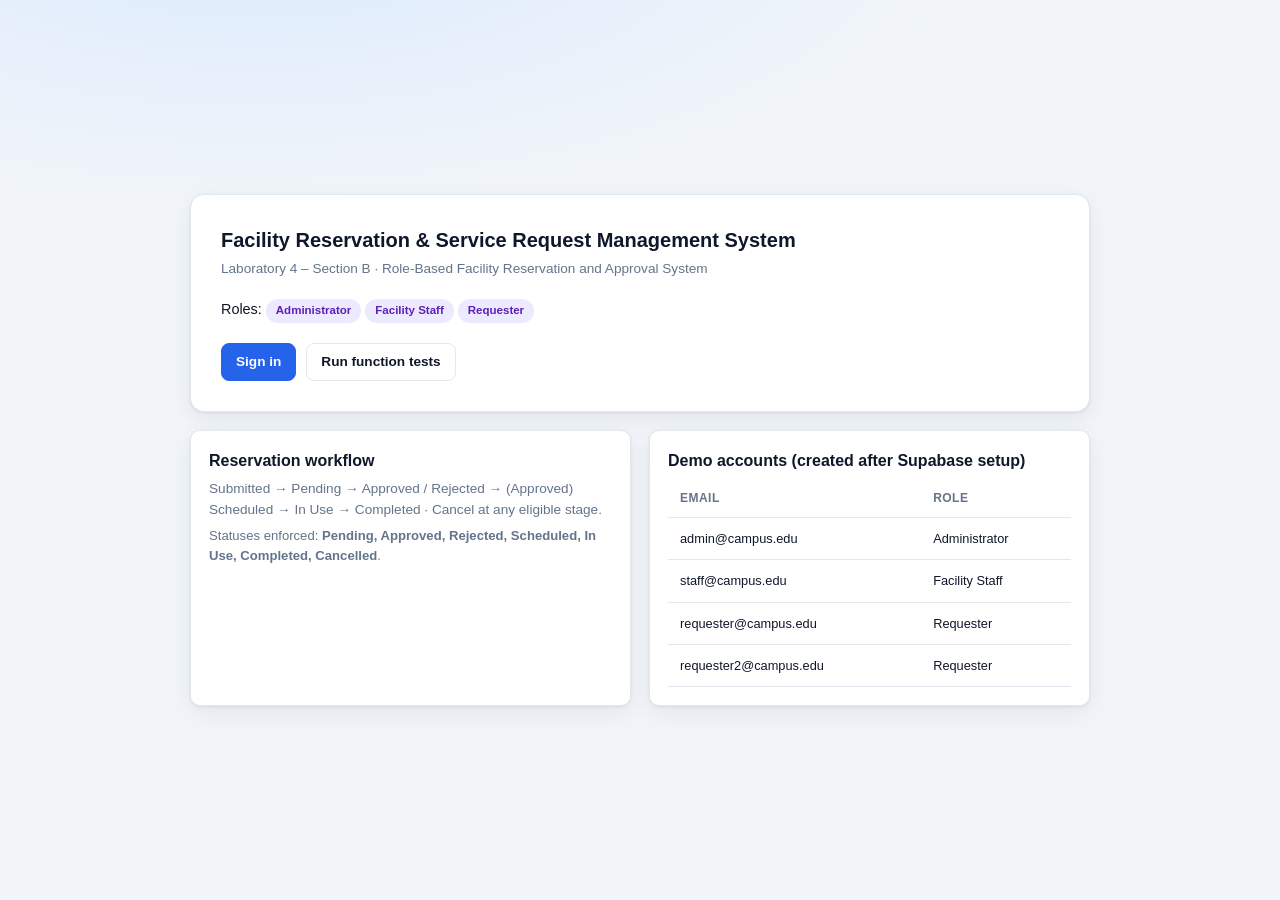
<file: index.html>
<!DOCTYPE html>
<html lang="en">
<head>
  <meta charset="UTF-8" />
  <meta name="viewport" content="width=device-width, initial-scale=1.0" />
  <title>Facility Reservation System | Portal</title>
  <link rel="stylesheet" href="assets/css/styles.css" />
</head>
<body>
  <div class="center-panel">
    <div style="max-width: 900px; width: 100%">
      <div class="panel" style="max-width:100%; margin-bottom:18px">
        <h1>Facility Reservation &amp; Service Request Management System</h1>
        <p class="sub">Laboratory 4 &ndash; Section B &middot; Role-Based Facility Reservation and Approval System</p>
        <p style="font-size:.9rem">
          Roles: <span class="badge badge-role">Administrator</span>
          <span class="badge badge-role">Facility Staff</span>
          <span class="badge badge-role">Requester</span>
        </p>
        <div style="display:flex; gap:10px; margin-top:20px; flex-wrap:wrap">
          <a class="btn btn-primary" href="login.html">Sign in</a>
          <a class="btn" href="tests.html">Run function tests</a>
        </div>
      </div>

      <div class="grid cols-2">
        <div class="card">
          <h3>Reservation workflow</h3>
          <p class="muted" style="font-size:.85rem">
            Submitted &rarr; Pending &rarr; Approved / Rejected &rarr; (Approved) Scheduled &rarr;
            In Use &rarr; Completed &middot; Cancel at any eligible stage.
          </p>
          <p class="muted" style="font-size:.82rem; margin-top:6px">
            Statuses enforced: <strong>Pending, Approved, Rejected, Scheduled, In Use, Completed, Cancelled</strong>.
          </p>
        </div>
        <div class="card">
          <h3>Demo accounts (created after Supabase setup)</h3>
          <table class="table" style="font-size:.8rem">
            <tr><th>Email</th><th>Role</th></tr>
            <tr><td>admin@campus.edu</td><td>Administrator</td></tr>
            <tr><td>staff@campus.edu</td><td>Facility Staff</td></tr>
            <tr><td>requester@campus.edu</td><td>Requester</td></tr>
            <tr><td>requester2@campus.edu</td><td>Requester</td></tr>
          </table>
        </div>
      </div>
    </div>
  </div>
</body>
</html>
</file>
<file: assets/css/styles.css>
/* ==========================================================================
   Facility Reservation & Service Request Management System
   ========================================================================== */

* { box-sizing: border-box; margin: 0; padding: 0; }

:root {
  --primary: #2563eb;
  --primary-dark: #1e40af;
  --ink: #0f172a;
  --muted: #64748b;
  --line: #e2e8f0;
  --bg: #f1f5f9;
  --card: #ffffff;
  --danger: #dc2626;
  --ok: #16a34a;
  --warn: #d97706;
  --info: #0284c7;
  --radius: 10px;
  --shadow: 0 1px 3px rgba(15, 23, 42, .08), 0 8px 24px rgba(15, 23, 42, .06);
}

html, body { height: 100%; }

body {
  font-family: -apple-system, BlinkMacSystemFont, "Segoe UI", Roboto, "Helvetica Neue", Arial, sans-serif;
  color: var(--ink);
  background: radial-gradient(1200px 500px at 20% -10%, #dbeafe 0, transparent 60%), var(--bg);
  line-height: 1.5;
}

a { color: var(--primary); text-decoration: none; }
a:hover { text-decoration: underline; }
.muted { color: var(--muted); }

/* ---- shared header ---- */
#app-header {
  position: sticky; top: 0; z-index: 20;
  display: flex; align-items: center; gap: 16px; flex-wrap: wrap;
  background: rgba(255, 255, 255, .92); backdrop-filter: blur(8px);
  border-bottom: 1px solid var(--line);
  padding: 10px 22px;
}
.brand { font-weight: 800; font-size: 1.02rem; display: flex; align-items: center; gap: 8px; }
.brand-dot { width: 12px; height: 12px; border-radius: 50%; background: var(--primary); display: inline-block; }
.nav { display: flex; gap: 4px; flex-wrap: wrap; }
.nav-link {
  padding: 7px 13px; border-radius: 999px; font-size: .85rem; font-weight: 600; color: var(--muted);
}
.nav-link:hover { background: #eff6ff; text-decoration: none; color: var(--primary); }
.nav-link.active { background: var(--primary); color: #fff; }
.userbox { margin-left: auto; display: flex; align-items: center; gap: 10px; }
.user-email { font-size: .8rem; color: var(--muted); max-width: 220px; overflow: hidden; text-overflow: ellipsis; white-space: nowrap; }

/* ---- layout ---- */
.wrap { max-width: 1200px; margin: 0 auto; padding: 26px 22px 60px; }
.page-head { display: flex; align-items: center; justify-content: space-between; gap: 16px; flex-wrap: wrap; margin-bottom: 20px; }
.page-title { font-size: 1.35rem; font-weight: 800; }
.page-sub { color: var(--muted); font-size: .88rem; margin-top: 2px; }

.grid { display: grid; gap: 18px; }
.grid.cols-3 { grid-template-columns: repeat(auto-fit, minmax(300px, 1fr)); }
.grid.cols-2 { grid-template-columns: repeat(auto-fit, minmax(340px, 1fr)); }

/* ---- cards ---- */
.card {
  background: var(--card); border: 1px solid var(--line); border-radius: var(--radius);
  box-shadow: var(--shadow); padding: 18px;
}
.card h3 { font-size: 1rem; margin-bottom: 6px; }
.card-title-row { display: flex; align-items: center; justify-content: space-between; margin-bottom: 12px; }
.card-title-row h3 { margin: 0; }

/* ---- buttons ---- */
.btn {
  display: inline-flex; align-items: center; gap: 6px;
  border: 1px solid var(--line); background: #fff; color: var(--ink);
  padding: 8px 14px; border-radius: 8px; font-size: .85rem; font-weight: 600; cursor: pointer;
  transition: .15s;
}
.btn:hover { background: #f8fafc; }
.btn-primary { background: var(--primary); border-color: var(--primary); color: #fff; }
.btn-primary:hover { background: var(--primary-dark); }
.btn-danger { background: var(--danger); border-color: var(--danger); color: #fff; }
.btn-success { background: var(--ok); border-color: var(--ok); color: #fff; }
.btn-sm { padding: 5px 10px; font-size: .78rem; border-radius: 6px; }
.btn-ghost { border-color: transparent; background: transparent; color: var(--muted); font-weight: 600; }
.btn-ghost:hover { background: #f1f5f9; color: var(--ink); }
.btn:disabled { opacity: .5; cursor: not-allowed; }

/* ---- forms ---- */
label.field { display: block; margin-bottom: 14px; font-size: .83rem; font-weight: 600; color: #334155; }
label.field input, label.field select, label.field textarea {
  display: block; width: 100%; margin-top: 5px;
  border: 1px solid var(--line); border-radius: 8px; padding: 9px 11px;
  font-size: .9rem; font-family: inherit; background: #fff; color: var(--ink);
}
label.field input:focus, label.field select:focus, label.field textarea:focus {
  outline: 2px solid #bfdbfe; border-color: var(--primary);
}
.form-row { display: grid; grid-template-columns: 1fr 1fr; gap: 12px; }
.form-actions { display: flex; gap: 10px; justify-content: flex-end; margin-top: 8px; }

/* ---- tables ---- */
.table-wrap { overflow-x: auto; }
table.table { width: 100%; border-collapse: collapse; font-size: .86rem; }
.table th {
  text-align: left; padding: 10px 12px; color: var(--muted); font-size: .75rem;
  text-transform: uppercase; letter-spacing: .04em; border-bottom: 1px solid var(--line);
  white-space: nowrap;
}
.table td { padding: 11px 12px; border-bottom: 1px solid var(--line); vertical-align: middle; }
.table tbody tr:hover { background: #f8fafc; }
.table .empty { text-align: center; color: var(--muted); padding: 28px; }

/* ---- badges ---- */
.badge {
  display: inline-block; padding: 3px 10px; border-radius: 999px;
  font-size: .72rem; font-weight: 700; white-space: nowrap;
}
.badge-ok { background: #dcfce7; color: #166534; }
.badge-warn { background: #fef3c7; color: #92400e; }
.badge-danger { background: #fee2e2; color: #991b1b; }
.badge-info { background: #dbeafe; color: #1e40af; }
.badge-muted { background: #e2e8f0; color: #475569; }
.badge-role { background: #ede9fe; color: #5b21b6; text-transform: capitalize; }

/* ---- toast ---- */
#toast-box { position: fixed; bottom: 18px; right: 18px; z-index: 100; display: flex; flex-direction: column; gap: 8px; }
.toast {
  background: var(--ink); color: #fff; padding: 11px 16px; border-radius: 10px;
  font-size: .86rem; box-shadow: var(--shadow); max-width: 360px;
  animation: slidein .2s ease;
}
.toast-success { background: var(--ok); }
.toast-danger { background: var(--danger); }
.toast-warn { background: var(--warn); }
@keyframes slidein { from { transform: translateY(8px); opacity: 0; } to { transform: none; opacity: 1; } }

/* ---- modal ---- */
.modal {
  display: none; position: fixed; inset: 0; z-index: 90;
  background: rgba(15, 23, 42, .45); align-items: flex-start; justify-content: center; padding: 40px 16px;
}
.modal.open { display: flex; }
.modal-card {
  background: #fff; border-radius: 12px; padding: 22px; width: 100%;
  max-width: 540px; box-shadow: var(--shadow); animation: slidein .18s ease;
}
.modal-card.modal-sm { max-width: 420px; }
.modal-card h3 { margin-bottom: 10px; }
.modal-card textarea, .modal-card input, .modal-card select { width: 100%; }
.modal-actions { display: flex; justify-content: flex-end; gap: 10px; margin-top: 18px; }

/* ---- facility cards ---- */
.facility-card { display: flex; flex-direction: column; gap: 4px; }
.facility-top { display: flex; justify-content: space-between; align-items: flex-start; gap: 8px; }
.facility-name { font-weight: 700; font-size: .98rem; }
.facility-meta { font-size: .8rem; color: var(--muted); }
.facility-actions { display: flex; gap: 6px; flex-wrap: wrap; margin-top: 10px; }

/* ---- stats ---- */
.stat { border: 1px solid var(--line); border-radius: var(--radius); padding: 16px 18px; background: #fff; }
.stat-num { font-size: 1.7rem; font-weight: 800; }
.stat-label { font-size: .76rem; color: var(--muted); text-transform: uppercase; letter-spacing: .05em; }

/* ---- login / portal ---- */
.center-panel { min-height: 100vh; display: grid; place-items: center; padding: 24px; }
.panel {
  width: 100%; max-width: 430px; background: #fff; border: 1px solid var(--line);
  border-radius: 14px; box-shadow: var(--shadow); padding: 30px;
}
.panel h1 { font-size: 1.25rem; margin-bottom: 4px; }
.panel .sub { color: var(--muted); font-size: .85rem; margin-bottom: 20px; }
.alert {
  background: #fee2e2; color: #991b1b; border: 1px solid #fecaca;
  padding: 10px 14px; border-radius: 8px; font-size: .83rem; margin-bottom: 14px;
}
.divider { text-align: center; color: var(--muted); font-size: .78rem; margin: 18px 0 12px; position: relative; }
.divider::after { content: ""; position: absolute; height: 1px; background: var(--line); left: 0; right: 0; top: 50%; }
.divider span { background: #fff; position: relative; padding: 0 10px; }
.quick-accounts { display: grid; gap: 8px; margin-top: 6px; }
.quick-accounts .btn { justify-content: flex-start; font-weight: 600; font-size: .85rem; }

/* ---- tests page ---- */
.test-card { border: 1px solid var(--line); border-radius: 10px; padding: 14px 16px; margin-bottom: 12px; background: #fff; }
.test-head { display: flex; align-items: center; gap: 10px; flex-wrap: wrap; }
.test-id { font-weight: 800; color: var(--primary); min-width: 84px; }
.test-title { font-weight: 600; font-size: .9rem; }
.test-desc { color: var(--muted); font-size: .82rem; margin-top: 4px; }
.test-result { margin-left: auto; display: flex; align-items: center; gap: 8px; }
.result-chip { font-weight: 700; font-size: .78rem; padding: 4px 10px; border-radius: 999px; }
.result-chip.pass { background: #dcfce7; color: #166534; }
.result-chip.fail { background: #fee2e2; color: #991b1b; }
.result-chip.pending { background: #e2e8f0; color: #475569; }
.test-lines { margin-top: 8px; font-size: .8rem; color: var(--muted); font-family: ui-monospace, Consolas, monospace; white-space: pre-wrap; }

/* ---- misc ---- */
.pill-run { display: flex; gap: 12px; align-items: center; flex-wrap: wrap; margin-bottom: 18px; }
.avatar {
  width: 30px; height: 30px; border-radius: 50%; background: var(--primary); color: #fff;
  display: inline-flex; align-items: center; justify-content: center; font-size: .72rem; font-weight: 700;
}
.row-actions { display: flex; gap: 6px; flex-wrap: wrap; }

code { background: #f1f5f9; padding: 1px 5px; border-radius: 5px; font-size: .85em; }

@media (max-width: 720px) {
  .form-row { grid-template-columns: 1fr; }
  .user-email { display: none; }
  .wrap { padding: 18px 14px 50px; }
}
</file>
